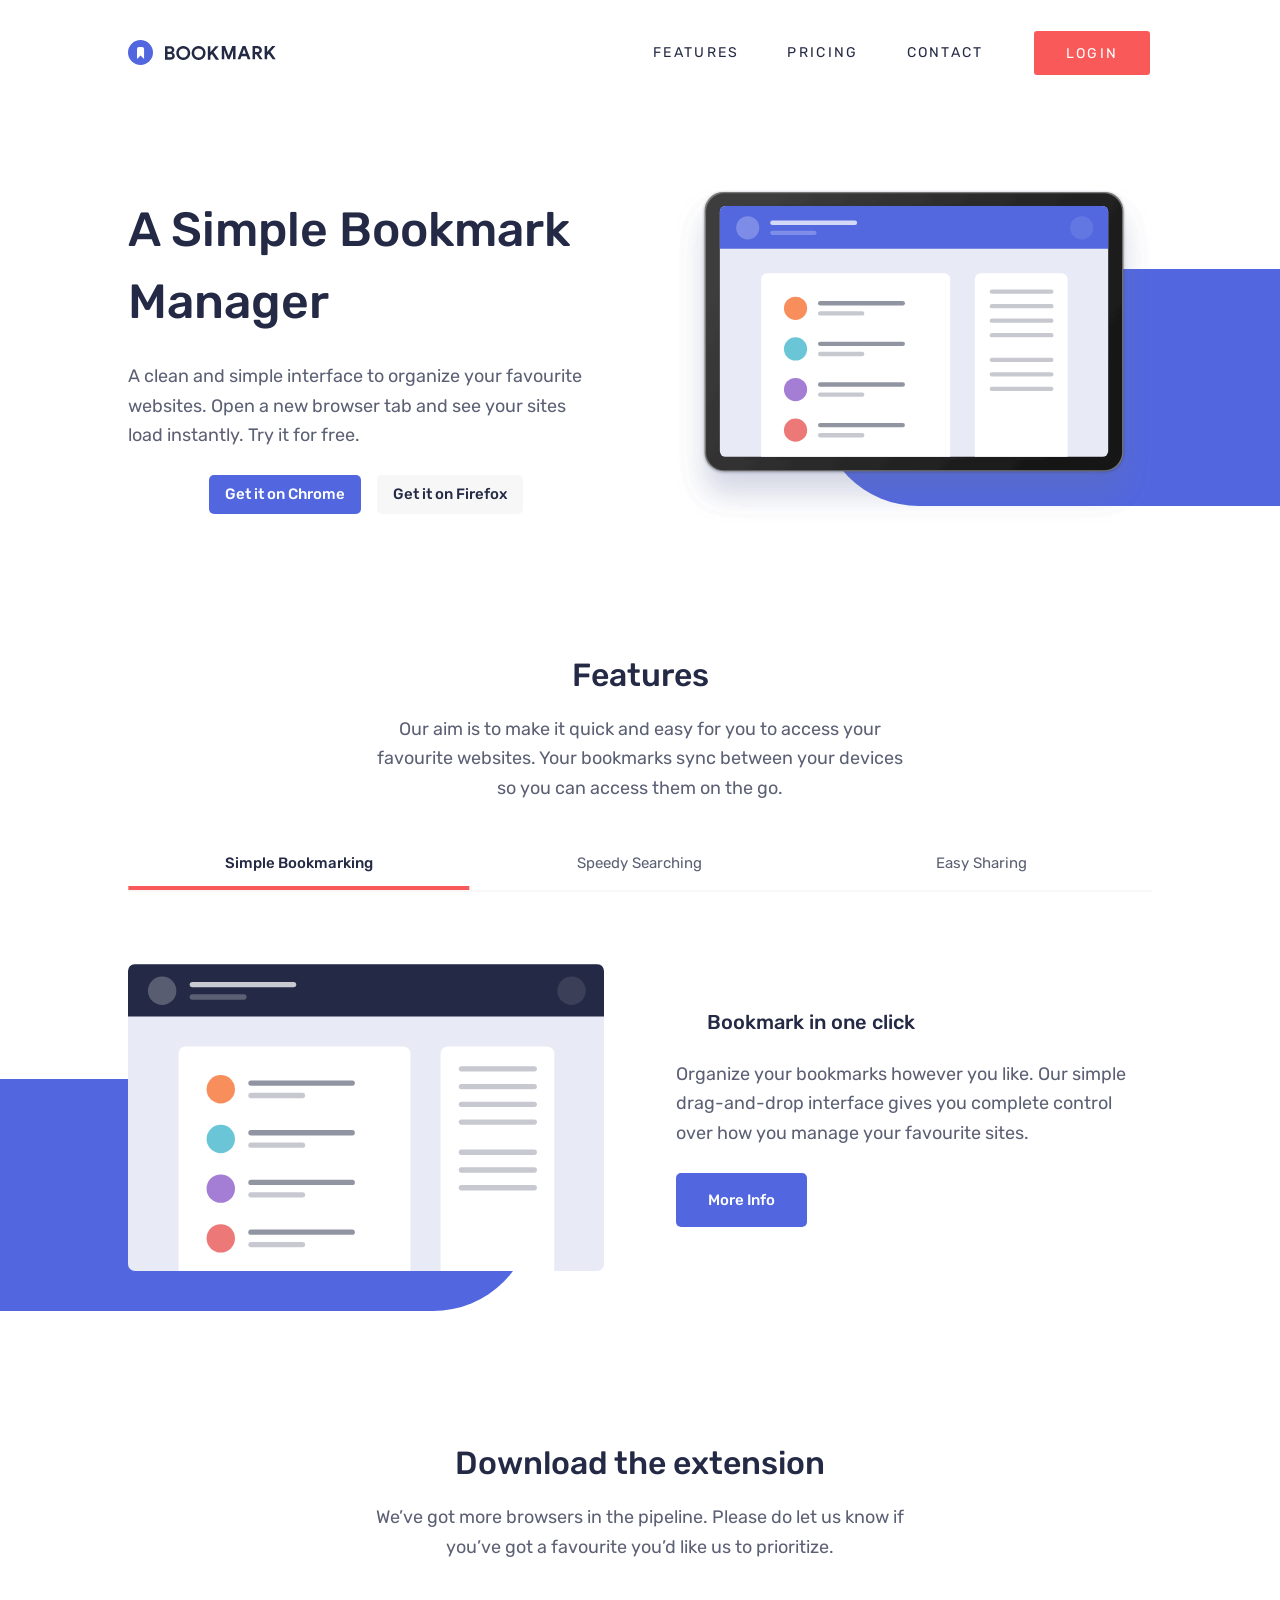
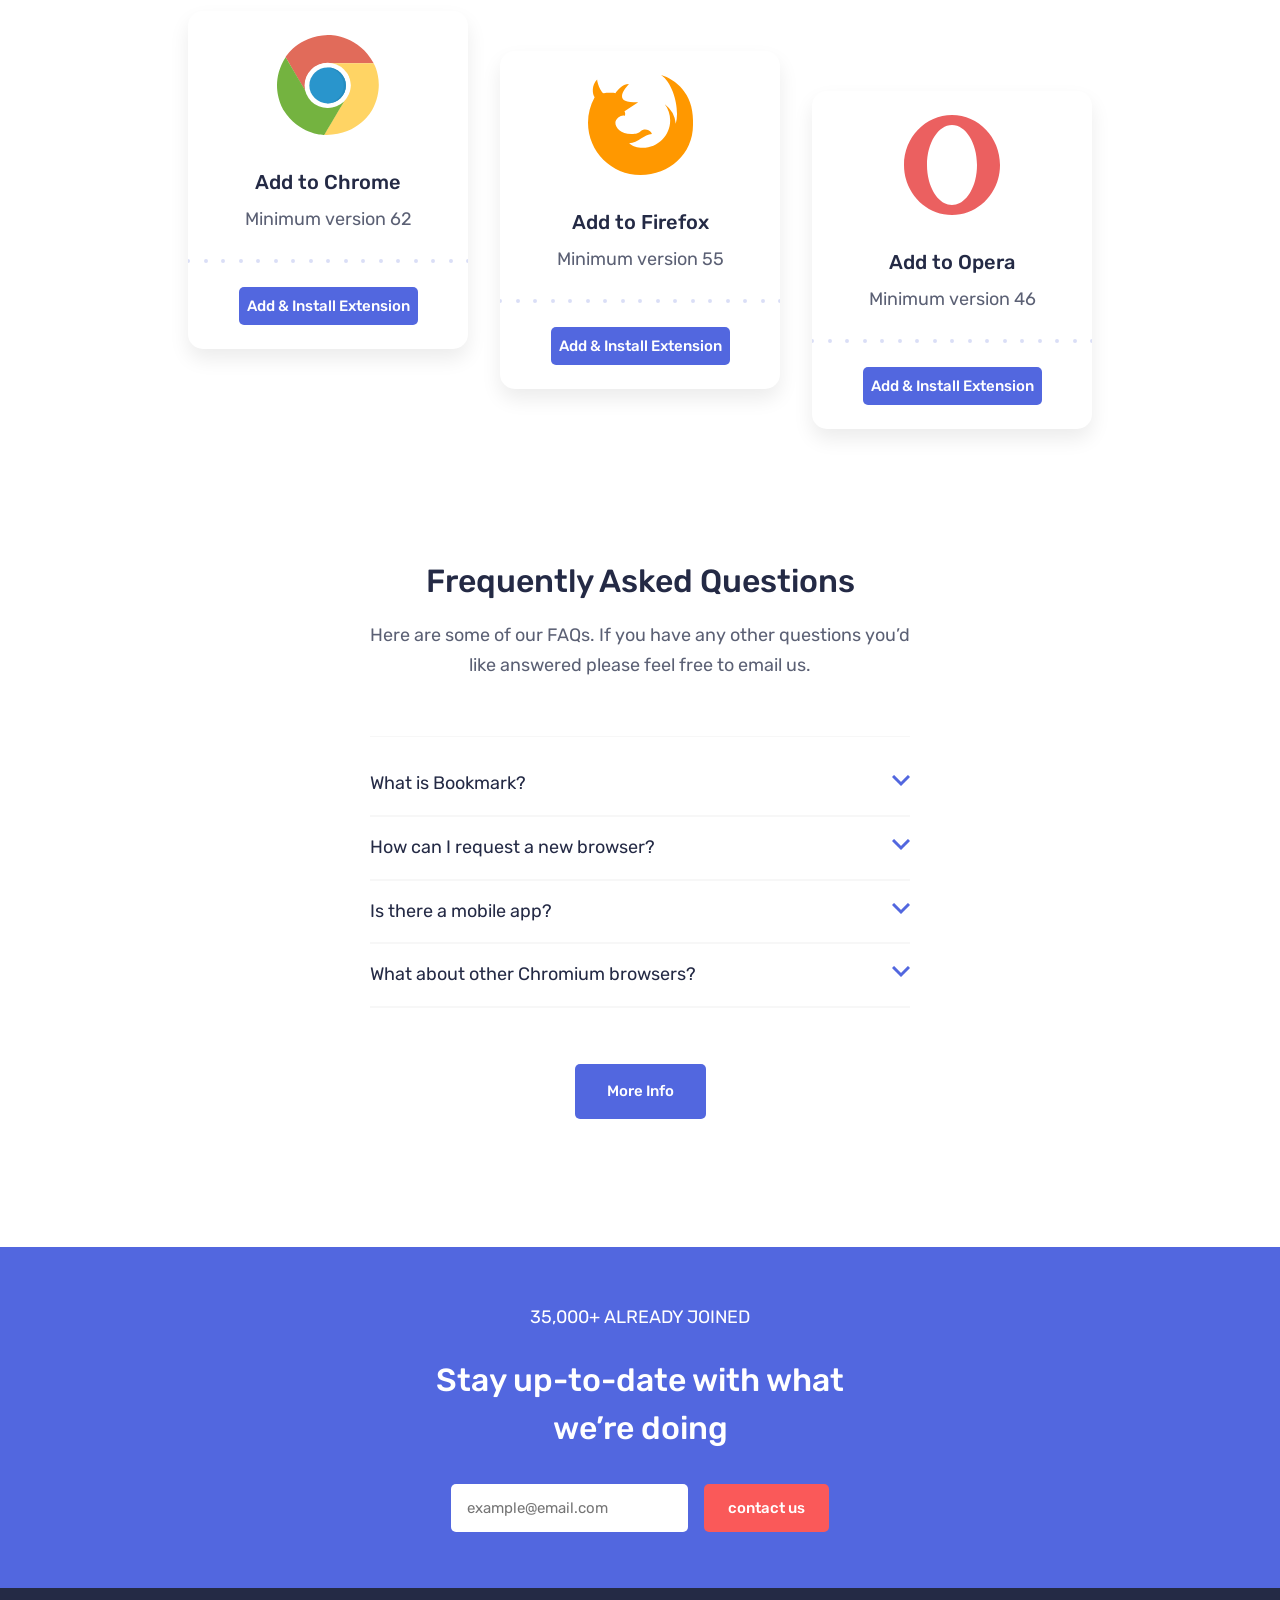
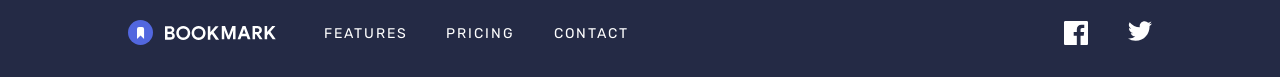
<file: index.html>
<!DOCTYPE html>
<html lang="en">
<head>
  <meta charset="UTF-8">
  <meta name="viewport" content="width=device-width, initial-scale=1.0"> <!-- displays site properly based on user's device -->

  <link rel="icon" type="image/png" sizes="32x32" href="./images/favicon-32x32.png">
  
  <title>Frontend Mentor | Bookmark landing page</title>

  <link rel="preconnect" href="https://fonts.googleapis.com">
  <link rel="preconnect" href="https://fonts.gstatic.com" crossorigin>
  <link href="https://fonts.googleapis.com/css2?family=Rubik:ital,wght@0,300..900;1,300..900&display=swap" rel="stylesheet">
  <link rel="stylesheet" href="css/style.css">

  <!-- Feel free to remove these styles or customise in your own stylesheet 👍 -->
  <style>
    .attribution { font-size: 0.6875rem; text-align: center; }
    .attribution a { color: hsl(228, 45%, 44%); }
  </style>
</head>
<body>
  <a href="#main" class="skip-link">Skip to main content</a>
  <svg style="display:none;">
    <symbol id="facebook-icon">
      <path fill="currentColor" fill-rule="evenodd" d="M22.675 0H1.325C.593 0 0 .593 0 1.325v21.351C0 23.407.593 24 1.325 24H12.82v-9.294H9.692v-3.622h3.128V8.413c0-3.1 1.893-4.788 4.659-4.788 1.325 0 2.463.099 2.795.143v3.24l-1.918.001c-1.504 0-1.795.715-1.795 1.763v2.313h3.587l-.467 3.622h-3.12V24h6.116c.73 0 1.323-.593 1.323-1.325V1.325C24 .593 23.407 0 22.675 0z"/>
    </symbol>
    <symbol id="twitter-icon">
      <path fill="currentColor" fill-rule="evenodd" d="M24 2.557a9.83 9.83 0 0 1-2.828.775A4.932 4.932 0 0 0 23.337.608a9.864 9.864 0 0 1-3.127 1.195A4.916 4.916 0 0 0 16.616.248c-3.179 0-5.515 2.966-4.797 6.045A13.978 13.978 0 0 1 1.671 1.149a4.93 4.93 0 0 0 1.523 6.574 4.903 4.903 0 0 1-2.229-.616c-.054 2.281 1.581 4.415 3.949 4.89a4.935 4.935 0 0 1-2.224.084 4.928 4.928 0 0 0 4.6 3.419A9.9 9.9 0 0 1 0 17.54a13.94 13.94 0 0 0 7.548 2.212c9.142 0 14.307-7.721 13.995-14.646A10.025 10.025 0 0 0 24 2.557z"/>
    </symbol>
    <symbol id="arrow-icon">
      <path fill="none" stroke="currentColor" stroke-width="3" d="M1 1l8 8 8-8"/>
    </symbol>
    <symbol id="bookmark-logo">
      <g fill="none" fill-rule="evenodd"><path d="M37 6.299h5.227c.746 0 1.434.155 2.062.466.629.311 1.123.735 1.484 1.27s.542 1.12.542 1.754c0 .672-.165 1.254-.495 1.746-.33.491-.762.868-1.297 1.129v.15c.697.248 1.25.643 1.661 1.185.41.541.616 1.191.616 1.95 0 .735-.196 1.385-.588 1.951a3.817 3.817 0 0 1-1.587 1.307c-.665.305-1.403.457-2.212.457H37V6.299zm5.04 5.45c.548 0 .986-.152 1.316-.457.33-.305.495-.688.495-1.148 0-.448-.159-.824-.476-1.13-.318-.304-.738-.457-1.26-.457H39.52v3.192h2.52zm.28 5.619c.61 0 1.086-.159 1.428-.476.342-.317.513-.731.513-1.241 0-.51-.174-.927-.522-1.251-.349-.324-.847-.485-1.494-.485H39.52v3.453h2.8zm12.927 2.595c-1.307 0-2.492-.308-3.556-.924a6.711 6.711 0 0 1-2.511-2.53c-.61-1.07-.915-2.246-.915-3.528 0-1.281.305-2.457.915-3.528a6.711 6.711 0 0 1 2.51-2.529C52.756 6.308 53.94 6 55.248 6c1.306 0 2.492.308 3.556.924a6.711 6.711 0 0 1 2.51 2.53c.61 1.07.915 2.246.915 3.527 0 1.282-.305 2.458-.915 3.528a6.711 6.711 0 0 1-2.51 2.53c-1.064.616-2.25.924-3.556.924zm0-2.39a4.52 4.52 0 0 0 2.258-.578 4.177 4.177 0 0 0 1.615-1.624c.392-.697.588-1.494.588-2.39 0-.896-.196-1.692-.588-2.389a4.177 4.177 0 0 0-1.615-1.624 4.52 4.52 0 0 0-2.258-.579 4.47 4.47 0 0 0-2.25.579 4.195 4.195 0 0 0-1.605 1.624c-.392.697-.588 1.493-.588 2.39 0 .895.196 1.692.588 2.389a4.195 4.195 0 0 0 1.605 1.624 4.47 4.47 0 0 0 2.25.578zm15.353 2.39c-1.307 0-2.492-.308-3.556-.924a6.711 6.711 0 0 1-2.51-2.53c-.61-1.07-.915-2.246-.915-3.528 0-1.281.305-2.457.914-3.528a6.711 6.711 0 0 1 2.511-2.529C68.108 6.308 69.294 6 70.6 6c1.307 0 2.492.308 3.556.924a6.711 6.711 0 0 1 2.51 2.53c.61 1.07.915 2.246.915 3.527 0 1.282-.305 2.458-.914 3.528a6.711 6.711 0 0 1-2.511 2.53c-1.064.616-2.25.924-3.556.924zm0-2.39a4.52 4.52 0 0 0 2.259-.578 4.177 4.177 0 0 0 1.614-1.624c.392-.697.588-1.494.588-2.39 0-.896-.196-1.692-.588-2.389a4.177 4.177 0 0 0-1.614-1.624 4.52 4.52 0 0 0-2.259-.579 4.47 4.47 0 0 0-2.25.579 4.195 4.195 0 0 0-1.605 1.624c-.392.697-.588 1.493-.588 2.39 0 .895.196 1.692.588 2.389a4.195 4.195 0 0 0 1.606 1.624 4.47 4.47 0 0 0 2.249.578zM79.83 6.3h2.52v5.73h.15l4.89-5.73h3.043v.149L85.6 11.973l5.338 7.542v.149h-3.08l-3.994-5.693-1.512 1.773v3.92h-2.52V6.299zM93.779 6h3.248l3.546 9.39h.15L104.268 6h3.267v13.365h-2.501v-6.589l.15-2.221h-.15l-3.398 8.81h-1.96l-3.416-8.81h-.149l.15 2.221v6.59h-2.483V6zm20.8 0h2.894l5.021 13.365h-2.781l-1.12-3.192h-5.115l-1.12 3.192h-2.781L114.579 6zm3.193 7.859l-1.176-3.36-.486-1.606h-.149l-.485 1.606-1.195 3.36h3.49zM124.553 6h4.872c.871 0 1.646.18 2.324.541.678.361 1.204.862 1.577 1.503.374.64.56 1.366.56 2.175 0 .858-.27 1.62-.812 2.286a4.617 4.617 0 0 1-2.044 1.447l-.018.13 3.584 5.134v.15h-2.894l-3.453-5.022h-1.176v5.021h-2.52V6zm4.853 6.03c.573 0 1.04-.175 1.4-.523.361-.349.542-.79.542-1.326 0-.51-.172-.945-.514-1.306-.342-.361-.806-.542-1.39-.542h-2.371v3.696h2.333zm7.23-6.03h2.52v5.73h.15l4.89-5.73h3.043v.15l-4.835 5.525 5.34 7.541v.15h-3.08l-3.996-5.694-1.512 1.773v3.92h-2.52V6z" fill="#242A45" fill-rule="nonzero"/><g><circle fill="#5267DF" cx="12.5" cy="12.5" r="12.5"/><path d="M9 9v10l3.54-3.44L16.078 19V9a2 2 0 0 0-2-2H11a2 2 0 0 0-2 2z" fill="#FFF"/></g></g>
    </symbol>
  </svg>
  <div class="overlay"></div>
  <header class="header">
    <div class="container header__container">
       <div class="header__bar">
          <img src="./images/logo-bookmark.svg" alt="Bookmark logo">
          <button class="header__toggle" aria-label="Open navigation menu" aria-expanded="false" aria-controls="main-nav">
            <img src="./images/icon-hamburger.svg" alt="">
          </button>
       </div>
      
      <nav id="main-nav" class="nav" aria-hidden="true" aria-label="Primary navigation">
        <div class="nav__bar">
          <svg width="148" height="25" xmlns="http://www.w3.org/2000/svg"><g fill="none" fill-rule="evenodd"><path d="M37 6.299h5.227c.746 0 1.434.155 2.062.466.629.311 1.123.735 1.484 1.27s.542 1.12.542 1.754c0 .672-.165 1.254-.495 1.746-.33.491-.762.868-1.297 1.129v.15c.697.248 1.25.643 1.661 1.185.41.541.616 1.191.616 1.95 0 .735-.196 1.385-.588 1.951a3.817 3.817 0 0 1-1.587 1.307c-.665.305-1.403.457-2.212.457H37V6.299zm5.04 5.45c.548 0 .986-.152 1.316-.457.33-.305.495-.688.495-1.148 0-.448-.159-.824-.476-1.13-.318-.304-.738-.457-1.26-.457H39.52v3.192h2.52zm.28 5.619c.61 0 1.086-.159 1.428-.476.342-.317.513-.731.513-1.241 0-.51-.174-.927-.522-1.251-.349-.324-.847-.485-1.494-.485H39.52v3.453h2.8zm12.927 2.595c-1.307 0-2.492-.308-3.556-.924a6.711 6.711 0 0 1-2.511-2.53c-.61-1.07-.915-2.246-.915-3.528 0-1.281.305-2.457.915-3.528a6.711 6.711 0 0 1 2.51-2.529C52.756 6.308 53.94 6 55.248 6c1.306 0 2.492.308 3.556.924a6.711 6.711 0 0 1 2.51 2.53c.61 1.07.915 2.246.915 3.527 0 1.282-.305 2.458-.915 3.528a6.711 6.711 0 0 1-2.51 2.53c-1.064.616-2.25.924-3.556.924zm0-2.39a4.52 4.52 0 0 0 2.258-.578 4.177 4.177 0 0 0 1.615-1.624c.392-.697.588-1.494.588-2.39 0-.896-.196-1.692-.588-2.389a4.177 4.177 0 0 0-1.615-1.624 4.52 4.52 0 0 0-2.258-.579 4.47 4.47 0 0 0-2.25.579 4.195 4.195 0 0 0-1.605 1.624c-.392.697-.588 1.493-.588 2.39 0 .895.196 1.692.588 2.389a4.195 4.195 0 0 0 1.605 1.624 4.47 4.47 0 0 0 2.25.578zm15.353 2.39c-1.307 0-2.492-.308-3.556-.924a6.711 6.711 0 0 1-2.51-2.53c-.61-1.07-.915-2.246-.915-3.528 0-1.281.305-2.457.914-3.528a6.711 6.711 0 0 1 2.511-2.529C68.108 6.308 69.294 6 70.6 6c1.307 0 2.492.308 3.556.924a6.711 6.711 0 0 1 2.51 2.53c.61 1.07.915 2.246.915 3.527 0 1.282-.305 2.458-.914 3.528a6.711 6.711 0 0 1-2.511 2.53c-1.064.616-2.25.924-3.556.924zm0-2.39a4.52 4.52 0 0 0 2.259-.578 4.177 4.177 0 0 0 1.614-1.624c.392-.697.588-1.494.588-2.39 0-.896-.196-1.692-.588-2.389a4.177 4.177 0 0 0-1.614-1.624 4.52 4.52 0 0 0-2.259-.579 4.47 4.47 0 0 0-2.25.579 4.195 4.195 0 0 0-1.605 1.624c-.392.697-.588 1.493-.588 2.39 0 .895.196 1.692.588 2.389a4.195 4.195 0 0 0 1.606 1.624 4.47 4.47 0 0 0 2.249.578zM79.83 6.3h2.52v5.73h.15l4.89-5.73h3.043v.149L85.6 11.973l5.338 7.542v.149h-3.08l-3.994-5.693-1.512 1.773v3.92h-2.52V6.299zM93.779 6h3.248l3.546 9.39h.15L104.268 6h3.267v13.365h-2.501v-6.589l.15-2.221h-.15l-3.398 8.81h-1.96l-3.416-8.81h-.149l.15 2.221v6.59h-2.483V6zm20.8 0h2.894l5.021 13.365h-2.781l-1.12-3.192h-5.115l-1.12 3.192h-2.781L114.579 6zm3.193 7.859l-1.176-3.36-.486-1.606h-.149l-.485 1.606-1.195 3.36h3.49zM124.553 6h4.872c.871 0 1.646.18 2.324.541.678.361 1.204.862 1.577 1.503.374.64.56 1.366.56 2.175 0 .858-.27 1.62-.812 2.286a4.617 4.617 0 0 1-2.044 1.447l-.018.13 3.584 5.134v.15h-2.894l-3.453-5.022h-1.176v5.021h-2.52V6zm4.853 6.03c.573 0 1.04-.175 1.4-.523.361-.349.542-.79.542-1.326 0-.51-.172-.945-.514-1.306-.342-.361-.806-.542-1.39-.542h-2.371v3.696h2.333zm7.23-6.03h2.52v5.73h.15l4.89-5.73h3.043v.15l-4.835 5.525 5.34 7.541v.15h-3.08l-3.996-5.694-1.512 1.773v3.92h-2.52V6z" fill=white fill-rule="nonzero"/><g><circle fill="white" cx="12.5" cy="12.5" r="12.5"/><path d="M9 9v10l3.54-3.44L16.078 19V9a2 2 0 0 0-2-2H11a2 2 0 0 0-2 2z" fill="#242A45"/></g></g></svg>
          <button class="nav__close" aria-label="Close Navigation Menu">
            <img src="./images/icon-close.svg" alt="" >  
          </button>
        </div>  
        <ul class="nav__list">
          <li class="nav__item">
            <a class="nav__link" href="#">Features </a>
          </li>
          <li class="nav__item">
            <a class="nav__link" href="#">Pricing</a>
          </li>
          <li class="nav__item">
            <a class="nav__link" href="#">Contact</a>
          </li>
        </ul>

        <a href="#" class="nav__login">Login</a>
        <div class="nav__social">
            <a href="#"><img src="./images/icon-facebook.svg" alt = "Facebook link"></a>
            <a href="#"><img src="./images/icon-twitter.svg"  alt = "Twitter link"></a>
        </div>
      </nav>
    </div>
  </header>
  <main id="main">
     <section class="hero container">
        <div class="hero__image">
           <img src="./images/illustration-hero.svg" alt="Illustration of bookmark manager dashboard">
        </div>
        <div class="hero__content">
           <h1 class="hero__title">  A Simple Bookmark Manager </h1>
           <p  class="hero__desc">  A clean and simple interface to organize your favourite websites. Open a new browser tab and see your sites load instantly. Try it for free.</p>
           <div class="hero__buttons">
             <a href="#" class="btn btn--primary btn--medium"> Get it on Chrome </a>
             <a href="#" class="btn btn--secondary btn--medium">  Get it on Firefox</a>
           </div>
        </div>
     </section>
     <section class="feature container">
      <div class="feature__header">
         <h2>  Features</h2>
         <p> Our aim is to make it quick and easy for you to access your favourite websites. 
            Your bookmarks sync between your devices so you can access them on the go.</p>
      </div>
       
      <div class="feature__tabs" role="tablist">
             
              <button class="feature__tab-btn active" 
                      data-tab="tab1"
                      role="tab"
                      id="tab-btn-1"
                      aria-controls="tab1"
                      aria-selected="true"
                      tabindex="0"> Simple Bookmarking 
              </button>
              <button class="feature__tab-btn" 
                      data-tab="tab2"
                      role="tab"
                      id="tab-btn-2"
                      aria-controls="tab2"
                      aria-selected="false"
                      tabindex="-1"> Speedy Searching
              </button>
              <button class="feature__tab-btn" 
                      data-tab="tab3"
                      role="tab"
                      id="tab-btn-3"
                      aria-controls="tab3"
                      aria-selected="false"
                      tabindex="-1">Easy Sharing
              </button>
      </div>
          
      <div class="feature__tab-panel active" id="tab1"  role="tabpanel" aria-labelledby="tab-btn-1" aria-hidden="false">
        <div class="feature__image">
          <img src="./images/illustration-features-tab-1.svg" alt="Illustration of bookmark organization">
        </div>
        <div class="feature__tab-content">
              <h3> Bookmark in one click</h3>
              <p>  Organize your bookmarks however you like. Our simple drag-and-drop interface 
                  gives you complete control over how you manage your favourite sites.
              </p>
              <a href="#" class="btn btn--primary btn--small"> More Info</a> 
        </div>
      </div>

      <div class="feature__tab-panel hidden" id="tab2" role="tabpanel" aria-labelledby="tab-btn-2" aria-hidden="true">
        <div class="feature__image">
          <img src="./images/illustration-features-tab-2.svg" alt="Illustration of Bookmark Intelligent Search">
        </div>
        <div class="feature__tab-content">
              <h3>   Intelligent search </h3>
              <p>   Our powerful search feature will help you find saved sites in no time at all. 
                    No need to trawl through all of your bookmarks.
              </p>
             <a href="#"  class="btn btn--primary btn--small">More Info</a> 
        </div>
      </div>

      <div class="feature__tab-panel hidden" id="tab3" role="tabpanel" aria-labelledby="tab-btn-3" aria-hidden="true">
        <div class="feature__image">
            <img src="./images/illustration-features-tab-3.svg" alt="Illustration of sharing bookmarks">
        </div>
        <div class="feature__tab-content">
              <h3> Share your bookmarks </h3>
              <p>  Easily share your bookmarks and collections with others. Create a shareable 
                   link that you can send at the click of a button.
              </p>
             <a href="#"  class="btn btn--primary btn--small">More Info</a> 
        </div>
      </div>
     </section>
     <section class="download container">
        <div class="download__content">
           <h2>  Download the extension</h2>
           <p>We’ve got more browsers in the pipeline. Please do let us know if you’ve 
             got a favourite you’d like us to prioritize.</p>
        </div>
        <div class="download__cards">
          <article class="download__card">
            <div class="download__card-content">
              <img src="./images/logo-chrome.svg" alt = "Chrome logo">
              <div class="download__card-title">
                <h3>  Add to Chrome</h3>
                <p>  Minimum version 62</p>
              </div>
            </div>
            <img src="./images/bg-dots.svg" alt="">
            <a href="#" class="btn btn--primary btn--large ">Add & Install Extension</a>
          </article>

          <article class="download__card">
            <div class="download__card-content">
              <img src="./images/logo-firefox.svg" alt =" FireFox logo">
               <div class="download__card-title">
                <h3>  Add to Firefox</h3>
                <p>  Minimum version 55</p>
               </div>
            </div>
            <img src="./images/bg-dots.svg" alt="">
            <a href="#" class="btn btn--primary btn--large ">Add & Install Extension</a>
          </article>

          <article class="download__card">
            <div class="download__card-content">
              <img src="./images/logo-opera.svg" alt="Opera logo">
              <div class="download__card-title">
                <h3> Add to Opera </h3>
                <p>    Minimum version 46 </p>
              </div>
            </div>
            <img src="./images/bg-dots.svg" alt="">
            <a href="#" class="btn btn--primary btn--large ">Add & Install Extension</a>
          </article>


        </div>

     </section>
     <section class="faqs">
      <div class="container faqs__container">
        <div class="faqs__header">
          <h2>Frequently Asked Questions</h2>
          <p>  Here are some of our FAQs. If you have any other questions you’d like 
                answered please feel free to email us.</p>
        </div>
        <div class="faqs__content">
          <div class="faqs__item">
            <button class="faqs__questions" id="faq-question-1" aria-expanded="false" aria-controls="faq-answer-1">  What is Bookmark?
              <svg class="faq__arrow" >
                 <use href="#arrow-icon"></use>
              </svg>
              
            </button>
            <div class="faqs__answer" id="faq-answer-1" role="region" aria-labelledby="faq-question-1">
              <p>Lorem ipsum dolor sit amet, consectetur adipiscing elit. Fusce tincidunt 
                  justo eget ultricies fringilla. Phasellus blandit ipsum quis quam ornare mattis.
                </p>
            </div>
          </div>

          <div class="faqs__item">
            <button class="faqs__questions" id="faq-question-2" aria-expanded="false" aria-controls="faq-answer-2"> How can I request a new browser?
              <svg class="faq__arrow" >
                 <use href="#arrow-icon"></use>
              </svg>
            </button>
            <div class="faqs__answer" id="faq-answer-2" role="region" aria-labelledby="faq-question-2">
              <p>Vivamus luctus eros aliquet convallis ultricies. Mauris augue massa, ultricies non ligula. 
                  Suspendisse imperdiet. Vivamus luctus eros aliquet convallis ultricies. Mauris augue massa, 
                  ultricies non ligula. Suspendisse imperdie tVivamus luctus eros aliquet convallis ultricies. 
              </p>
            </div>
          </div>
  
          <div class="faqs__item">
            <button class="faqs__questions" id="faq-question-3" aria-expanded="false" aria-controls="faq-answer-3"> Is there a mobile app?
             <svg class="faq__arrow" >
                 <use href="#arrow-icon"></use>
              </svg>
            </button>
            <div class="faqs__answer" id="faq-answer-3" role="region"  aria-labelledby="faq-question-3">
              <p>Sed consectetur quam id neque fermentum accumsan. Praesent luctus vestibulum dolor, ut condimentum 
                  urna vulputate eget. Cras in ligula quis est pharetra mattis sit amet pharetra purus. Sed 
                  sollicitudin ex et ultricies bibendum.
                </p>
            </div>
          </div>

          <div class="faqs__item">
            <button class="faqs__questions" id="faq-question-4" aria-expanded="false" aria-controls="faq-answer-4"> What about other Chromium browsers?
              <svg class="faq__arrow" >
                 <use href="#arrow-icon"></use>
              </svg>
            </button>
            <div class="faqs__answer"id="faq-answer-4" role="region" aria-labelledby="faq-question-4">
              <p> Integer condimentum ipsum id imperdiet finibus. Vivamus in placerat mi, at euismod dui. Aliquam 
                  vitae neque eget nisl gravida pellentesque non ut velit.
                </p>
            </div>
          </div>
        </div>
        <button class="btn btn--primary btn--small">More Info</button>
      </div>

     </section>
     <section class="cta">
       <div class="cta__wrapper container">
        <div class="cta__header">
            <p class="uppercase"> 35,000+ already joined</p>
            <h2>Stay up-to-date with what we’re doing</h2>
        </div>
        <form class="cta__form" novalidate>
            <div class="cta__input">
              <input class="cta__input-email" type="email" id="email" name="email" placeholder="example@email.com"  aria-describedby="email-error">
              <img class="cta__error-icon" src="./images/icon-error.svg" alt="">
              <p class="error" id="email-error" aria-hidden="true">  Whoops, make sure it’s an email</p>
            </div>
            <button type="submit" class="btn btn--accent"> contact us</button>
        </form>
      </div>
     </section>
  </main>
  <footer class="footer">
      <div class="container footer__container">
        <svg width="148" height="25" xmlns="http://www.w3.org/2000/svg"><g fill="none" fill-rule="evenodd"><path d="M37 6.299h5.227c.746 0 1.434.155 2.062.466.629.311 1.123.735 1.484 1.27s.542 1.12.542 1.754c0 .672-.165 1.254-.495 1.746-.33.491-.762.868-1.297 1.129v.15c.697.248 1.25.643 1.661 1.185.41.541.616 1.191.616 1.95 0 .735-.196 1.385-.588 1.951a3.817 3.817 0 0 1-1.587 1.307c-.665.305-1.403.457-2.212.457H37V6.299zm5.04 5.45c.548 0 .986-.152 1.316-.457.33-.305.495-.688.495-1.148 0-.448-.159-.824-.476-1.13-.318-.304-.738-.457-1.26-.457H39.52v3.192h2.52zm.28 5.619c.61 0 1.086-.159 1.428-.476.342-.317.513-.731.513-1.241 0-.51-.174-.927-.522-1.251-.349-.324-.847-.485-1.494-.485H39.52v3.453h2.8zm12.927 2.595c-1.307 0-2.492-.308-3.556-.924a6.711 6.711 0 0 1-2.511-2.53c-.61-1.07-.915-2.246-.915-3.528 0-1.281.305-2.457.915-3.528a6.711 6.711 0 0 1 2.51-2.529C52.756 6.308 53.94 6 55.248 6c1.306 0 2.492.308 3.556.924a6.711 6.711 0 0 1 2.51 2.53c.61 1.07.915 2.246.915 3.527 0 1.282-.305 2.458-.915 3.528a6.711 6.711 0 0 1-2.51 2.53c-1.064.616-2.25.924-3.556.924zm0-2.39a4.52 4.52 0 0 0 2.258-.578 4.177 4.177 0 0 0 1.615-1.624c.392-.697.588-1.494.588-2.39 0-.896-.196-1.692-.588-2.389a4.177 4.177 0 0 0-1.615-1.624 4.52 4.52 0 0 0-2.258-.579 4.47 4.47 0 0 0-2.25.579 4.195 4.195 0 0 0-1.605 1.624c-.392.697-.588 1.493-.588 2.39 0 .895.196 1.692.588 2.389a4.195 4.195 0 0 0 1.605 1.624 4.47 4.47 0 0 0 2.25.578zm15.353 2.39c-1.307 0-2.492-.308-3.556-.924a6.711 6.711 0 0 1-2.51-2.53c-.61-1.07-.915-2.246-.915-3.528 0-1.281.305-2.457.914-3.528a6.711 6.711 0 0 1 2.511-2.529C68.108 6.308 69.294 6 70.6 6c1.307 0 2.492.308 3.556.924a6.711 6.711 0 0 1 2.51 2.53c.61 1.07.915 2.246.915 3.527 0 1.282-.305 2.458-.914 3.528a6.711 6.711 0 0 1-2.511 2.53c-1.064.616-2.25.924-3.556.924zm0-2.39a4.52 4.52 0 0 0 2.259-.578 4.177 4.177 0 0 0 1.614-1.624c.392-.697.588-1.494.588-2.39 0-.896-.196-1.692-.588-2.389a4.177 4.177 0 0 0-1.614-1.624 4.52 4.52 0 0 0-2.259-.579 4.47 4.47 0 0 0-2.25.579 4.195 4.195 0 0 0-1.605 1.624c-.392.697-.588 1.493-.588 2.39 0 .895.196 1.692.588 2.389a4.195 4.195 0 0 0 1.606 1.624 4.47 4.47 0 0 0 2.249.578zM79.83 6.3h2.52v5.73h.15l4.89-5.73h3.043v.149L85.6 11.973l5.338 7.542v.149h-3.08l-3.994-5.693-1.512 1.773v3.92h-2.52V6.299zM93.779 6h3.248l3.546 9.39h.15L104.268 6h3.267v13.365h-2.501v-6.589l.15-2.221h-.15l-3.398 8.81h-1.96l-3.416-8.81h-.149l.15 2.221v6.59h-2.483V6zm20.8 0h2.894l5.021 13.365h-2.781l-1.12-3.192h-5.115l-1.12 3.192h-2.781L114.579 6zm3.193 7.859l-1.176-3.36-.486-1.606h-.149l-.485 1.606-1.195 3.36h3.49zM124.553 6h4.872c.871 0 1.646.18 2.324.541.678.361 1.204.862 1.577 1.503.374.64.56 1.366.56 2.175 0 .858-.27 1.62-.812 2.286a4.617 4.617 0 0 1-2.044 1.447l-.018.13 3.584 5.134v.15h-2.894l-3.453-5.022h-1.176v5.021h-2.52V6zm4.853 6.03c.573 0 1.04-.175 1.4-.523.361-.349.542-.79.542-1.326 0-.51-.172-.945-.514-1.306-.342-.361-.806-.542-1.39-.542h-2.371v3.696h2.333zm7.23-6.03h2.52v5.73h.15l4.89-5.73h3.043v.15l-4.835 5.525 5.34 7.541v.15h-3.08l-3.996-5.694-1.512 1.773v3.92h-2.52V6z" fill="#FFF" fill-rule="nonzero"/><g><circle fill="#5267DF" cx="12.5" cy="12.5" r="12.5"/><path d="M9 9v10l3.54-3.44L16.078 19V9a2 2 0 0 0-2-2H11a2 2 0 0 0-2 2z" fill="#FFF"/></g></g></svg>
        <nav class="footer__nav" aria-label="Footer navigation">
            <ul class="footer__list">
              <li class="footer__item">
                <a class="footer__link" href="#"> Features </a>
              </li>
              <li class="footer__item">
                <a class="footer__link" href="#"> Pricing </a>
              </li>
              <li class="footer__item">
                <a class="footer__link" href="#">Contact </a>
              </li>
            </ul>
        </nav>
        <div class="footer__social">
          <a href="#"  aria-label="Visit our Facebook page">
            <svg class="social-icon">
              <use href="#facebook-icon"></use>
            </svg>
          </a>
          <a href="#"  aria-label="Visit our Twitter page">
            <svg class="social-icon">
              <use href="#twitter-icon"></use>
            </svg>
          </a>
        </div>
      </div>
 
  </footer>
<script src="main.js" defer></script>
</body>
</html>
</file>
<file: css/style.css>
*, *::after, *::before {
  margin: 0;
  padding: 0;
  box-sizing: border-box;
}

img {
  display: block;
  max-width: 100%;
  height: auto;
}

button,
input,
textarea,
select {
  font: inherit;
}

html, body {
  font-family: "Rubik", sans-serif;
  overflow-x: hidden;
}

html.menu-open,
body.menu-open {
  overflow: hidden;
  height: 100vh;
}

body {
  font-family: "Rubik", sans-serif;
  font-size: 1rem;
  line-height: 1.5;
}

h1,
h2,
h3 {
  color: #242A45;
  font-weight: 500;
  text-align: center;
}

h1 {
  font-size: clamp(1.875rem, 5vw, 3rem);
}
@media (min-width: 64rem) {
  h1 {
    text-align: left;
  }
}

h2 {
  font-size: clamp(1.875rem, 5vw, 2rem);
}

h3 {
  font-size: 1.5rem;
}
@media (min-width: 48rem) {
  h3 {
    font-size: 1.25rem;
  }
}

p {
  color: #5B6074;
  font-size: clamp(0.9375rem, 3vw, 1.125rem);
  line-height: 165%;
  text-align: center;
}

.uppercase {
  text-transform: uppercase;
}

section:not(:first-child) {
  margin-block-start: 8rem;
}

.skip-link {
  position: absolute;
  top: -100%;
  left: 1rem;
  z-index: 9999;
  background-color: #5267DF;
  color: #FFFFFF;
  padding: 1rem 1.5rem;
  border-radius: 0.9375rem;
  font-weight: 500;
  text-decoration: none;
}
.skip-link:focus {
  top: 1rem;
}

.nav {
  width: 100%;
  height: 100vh;
  padding-inline: clamp(2rem, 10vw, 5rem);
  padding-block: 3rem;
  display: flex;
  flex-direction: column;
  justify-content: center;
  align-items: center;
  /* mobile */
  position: fixed;
  inset: 0;
  z-index: 200;
  transform: translateY(-100%);
  opacity: 0;
  visibility: hidden;
  pointer-events: none;
  transition: transform 0.3s ease, opacity 0.3s ease;
  will-change: transform, opacity;
}
@media (min-width: 64rem) {
  .nav {
    position: static;
    transform: none;
    opacity: 1;
    visibility: visible;
    pointer-events: all;
    background: none;
    padding: 0;
    height: auto;
    width: auto;
    color: #242A45;
    display: flex;
    flex-direction: row;
    justify-content: center;
    align-items: center;
  }
}

/* open */
.nav.is-open {
  transform: translateY(0);
  opacity: 1;
  visibility: visible;
  pointer-events: all;
}

.nav__bar {
  display: flex;
  flex-direction: row;
  justify-content: space-between;
  align-items: center;
  width: 100%;
  padding-block-end: 2.5rem;
}
@media (min-width: 64rem) {
  .nav__bar {
    display: none;
  }
}

.nav__close {
  border: none;
  background: none;
  cursor: pointer;
}

.nav__list {
  width: 100%;
}
@media (min-width: 64rem) {
  .nav__list {
    display: flex;
    flex-direction: row;
    justify-content: center;
    align-items: center;
    gap: 3rem;
  }
}

.nav__item {
  display: flex;
  flex-direction: column;
  justify-content: center;
  align-items: center;
  width: 100%;
  border-top: 1px solid #5B6074;
  padding-block: clamp(1.5rem, 5vw, 2rem);
}
@media (min-width: 64rem) {
  .nav__item {
    border: none;
  }
}

.nav__item:last-child {
  border-bottom: 1px solid #5B6074;
}
@media (min-width: 64rem) {
  .nav__item:last-child {
    border: none;
  }
}

.nav__link {
  color: #FFFFFF;
  font-size: 1.25rem;
  letter-spacing: 2.3px;
  text-transform: uppercase;
  text-align: center;
  text-decoration: none;
  font-weight: 400;
}
@media (min-width: 64rem) {
  .nav__link {
    border: none;
    padding: 0;
    font-size: 0.875rem;
    line-height: 200%;
    font-weight: 400;
    color: #242A45;
  }
  .nav__link:hover {
    color: #FA5959;
  }
}

.nav__login {
  display: flex;
  flex-direction: row;
  justify-content: center;
  align-items: center;
  width: 100%;
  color: #FFFFFF;
  border: 2px solid #FFFFFF;
  height: 3rem;
  border-radius: 0.3125rem;
  text-transform: uppercase;
  text-decoration: none;
  font-size: 1.25rem;
  letter-spacing: 2.3px;
  font-weight: 500;
  margin-block-start: clamp(1.5rem, 5vw, 2rem);
}
@media (min-width: 64rem) {
  .nav__login {
    padding: 0.5rem 2rem;
    background-color: #FA5959;
    font-weight: 400;
    font-size: 0.875rem;
    margin-block-start: 0;
    margin-inline-start: 3rem;
  }
  .nav__login:hover {
    border-color: #FA5959;
    background-color: #FFFFFF;
    color: #FA5959;
  }
}

.nav__social {
  display: flex;
  flex-direction: row;
  justify-content: center;
  align-items: center;
  gap: 2.5rem;
  margin-top: auto;
}
@media (min-width: 64rem) {
  .nav__social {
    display: none;
  }
}

.overlay-active {
  position: fixed;
  inset: 0;
  background-color: rgba(36, 42, 69, 0.9);
  pointer-events: none;
  transition: opacity 0.3s ease;
  z-index: 100;
  opacity: 1;
  visibility: visible;
  pointer-events: auto;
}

/* active state */
.btn {
  display: inline-flex;
  border-radius: 0.3125rem;
  border: none;
  background: none;
  cursor: pointer;
  font-family: inherit;
  font-size: 0.9375rem;
  font-weight: 500;
  transition: all 0.3s ease;
  text-decoration: none;
  white-space: nowrap;
}

.btn--primary {
  background-color: #5267DF;
  color: #FFFFFF;
}

.btn--primary:hover {
  background-color: #FFFFFF;
  color: #5267DF;
  border: 1px solid #5267DF;
}

.btn--secondary {
  background-color: #F7F7F7;
  color: #242A45;
}

.btn--secondary:hover {
  background-color: #FFFFFF;
  color: #5B6074;
  border: 1px solid #5B6074;
}

.btn--accent {
  background-color: #FA5959;
  color: #FFFFFF;
}

.btn--accent:hover {
  background-color: #FFFFFF;
  color: #FA5959;
  border: 1px solid #FA5959;
}

.btn:focus {
  outline: 1px solid #5267DF;
  outline-offset: 2px;
}

.btn--small {
  padding: 1rem 2rem;
}

.btn--medium {
  padding: 0.5rem 1rem;
}

.btn--large {
  padding: 0.5rem 2rem;
}
@media (min-width: 48rem) {
  .btn--large {
    padding-inline: 0.5rem;
  }
}

.feature__tab-btn {
  position: relative;
  display: block;
  width: 100%;
  background: transparent;
  border: none;
  border-bottom: 0.125rem solid #F7F7F7;
  color: #5B6074;
  font-size: 0.9375rem;
  font-weight: 400;
  line-height: 1.5;
  padding: 1rem 0;
  cursor: pointer;
}

.feature__tab-btn:hover,
.feature__tab-btn.active {
  font-weight: 500;
  color: #242A45;
}

.feature__tab-btn::after {
  content: "";
  position: absolute;
  left: 50%;
  bottom: 0;
  transform: translateX(-50%);
  width: 0;
  height: 0.25rem;
  background-color: #FA5959;
  transition: width 0.3s ease;
}

.feature__tab-btn:hover::after,
.feature__tab-btn.active::after {
  width: 40%;
}
@media (min-width: 48rem) {
  .feature__tab-btn:hover::after,
  .feature__tab-btn.active::after {
    width: 100%;
  }
}

.download__card {
  display: flex;
  flex-direction: column;
  justify-content: center;
  align-items: center;
  padding-block: 2rem;
  gap: 1.5rem;
  border-radius: 0.9375rem;
  box-shadow: 0 10px 20px rgba(0, 0, 0, 0.08);
}
@media (min-width: 48rem) {
  .download__card {
    padding-block: 1.5rem;
  }
}

.download__card-content {
  display: flex;
  flex-direction: column;
  justify-content: center;
  align-items: center;
  gap: 2rem;
}

.download__card-title h3 {
  padding-block-end: 0.5rem;
}

@media (min-width: 64rem) {
  .download__card:nth-child(2) {
    margin-block-start: 2.5rem;
  }
}

@media (min-width: 64rem) {
  .download__card:nth-child(3) {
    margin-block-start: 5rem;
  }
}

.header__bar {
  display: flex;
  flex-direction: row;
  justify-content: space-between;
  align-items: center;
  width: 100%;
  margin-block: 2.5rem;
}

.header__toggle {
  border: none;
  background: none;
  cursor: pointer;
}
@media (min-width: 64rem) {
  .header__toggle {
    display: none;
  }
}

@media (min-width: 64rem) {
  .header__container {
    display: flex;
    flex-direction: row;
    justify-content: space-between;
    align-items: center;
  }
}
.hero {
  display: flex;
  flex-direction: column;
  justify-content: center;
  align-items: center;
  gap: clamp(3rem, 10vw, 4.5rem);
}
@media (min-width: 64rem) {
  .hero {
    margin-block-start: 5rem;
    display: grid;
    grid-template-columns: 1fr 1fr;
    grid-template-areas: "content image";
  }
}

.hero__image {
  display: flex;
  flex-direction: row;
  justify-content: center;
  align-items: center;
  position: relative;
  z-index: 1;
}
@media (min-width: 64rem) {
  .hero__image {
    grid-area: image;
  }
}

.hero__image img {
  max-width: 100%;
  width: 100%;
  height: auto;
  display: block;
}

.hero__image::before {
  content: "";
  position: absolute;
  left: 30%;
  bottom: 5%;
  width: 120%;
  height: 70%;
  background-color: #5267DF;
  border-radius: 100px 0 0 100px;
  z-index: -1;
}

.hero__content {
  display: flex;
  flex-direction: column;
  justify-content: center;
  align-items: center;
  gap: 1.5rem;
}
@media (min-width: 48rem) {
  .hero__content {
    max-width: 33.75rem;
  }
}
@media (min-width: 64rem) {
  .hero__content {
    grid-area: content;
  }
}

@media (min-width: 64rem) {
  .hero__content p {
    text-align: left;
  }
}

.hero__buttons {
  display: flex;
  flex-direction: row;
  justify-content: center;
  align-items: center;
  gap: 1rem;
}

.footer {
  width: 100%;
  background-color: #242A45;
  padding-block: 2rem;
  transition: color 0.3s ease;
}

.footer__container {
  display: flex;
  flex-direction: column;
  justify-content: center;
  align-items: center;
  gap: 3rem;
}
@media (min-width: 48rem) {
  .footer__container {
    display: flex;
    flex-direction: row;
    justify-content: space-between;
    align-items: center;
  }
}

.footer__list {
  display: flex;
  flex-direction: column;
  justify-content: center;
  align-items: center;
  gap: clamp(1.5rem, 3vw, 3rem);
  margin: 0;
  padding: 0;
  list-style: none;
}
@media (min-width: 48rem) {
  .footer__list {
    display: flex;
    flex-direction: row;
    justify-content: center;
    align-items: center;
  }
}

.footer__link {
  text-decoration: none;
  color: #FFFFFF;
  font-size: 0.875rem;
  font-weight: 400;
  line-height: 165%;
  letter-spacing: 2px;
  text-transform: uppercase;
  text-align: center;
}

.footer__social {
  display: flex;
  flex-direction: row;
  justify-content: center;
  align-items: center;
  gap: 2.5rem;
}
@media (min-width: 48rem) {
  .footer__social {
    margin-left: auto;
  }
}

.social-icon {
  color: #FFFFFF;
  height: 1.5rem;
  width: 1.5rem;
  display: block;
  transition: color 0.3s ease;
}

.footer__link:hover,
.social-icon:hover {
  color: #FA5959;
}

.download {
  display: flex;
  flex-direction: column;
  justify-content: center;
  align-items: center;
  gap: clamp(2.5rem, 9vw, 4rem);
  width: 100%;
}
@media (min-width: 64rem) {
  .download {
    gap: 3rem;
  }
}

.download__content {
  display: flex;
  flex-direction: column;
  justify-content: center;
  align-items: center;
  gap: 1rem;
  width: 100%;
}
@media (min-width: 48rem) {
  .download__content {
    max-width: 33.8125rem;
  }
}

.download__cards {
  display: flex;
  flex-direction: column;
  justify-content: center;
  align-items: center;
  gap: 2.5rem;
}
@media (min-width: 48rem) {
  .download__cards {
    display: grid;
    grid-template-columns: repeat(3, 1fr);
    align-items: start;
    justify-content: center;
    gap: 0.5rem;
  }
}
@media (min-width: 64rem) {
  .download__cards {
    gap: 2rem;
  }
}

.container {
  width: min(80%, 1440px);
  margin-inline: auto;
}

.feature {
  display: flex;
  flex-direction: column;
  justify-content: center;
  align-items: center;
  gap: 2rem;
}

.feature__header {
  text-align: center;
  width: 100%;
  max-width: 33.75rem;
}
.feature__header h2 {
  padding-block-end: 1rem;
}

.feature__tabs {
  display: flex;
  flex-direction: column;
  justify-content: center;
  align-items: center;
  width: 100%;
  border-top: 0.125rem solid #F7F7F7;
  font-size: 1rem;
  line-height: 110%;
  letter-spacing: 0.5px;
}
@media (min-width: 48rem) {
  .feature__tabs {
    display: flex;
    flex-direction: row;
    justify-content: center;
    align-items: center;
    border-top: none;
  }
}

.feature-tab-btn:hover {
  color: #242A45;
}

.feature__tab-panel {
  display: flex;
  flex-direction: column;
  justify-content: center;
  align-items: center;
  gap: clamp(2rem, 10vw, 4.5rem);
}
@media (min-width: 64rem) {
  .feature__tab-panel {
    display: grid;
    grid-template-columns: 1fr 1fr;
  }
}

.feature__image {
  display: flex;
  flex-direction: row;
  justify-content: center;
  align-items: center;
  position: relative;
  z-index: 1;
  padding-block: 2.5rem;
}

.feature__image img {
  width: 100%;
  max-width: 100%;
  height: auto;
  display: block;
}

.feature__image::before {
  content: "";
  position: absolute;
  left: -50%;
  bottom: 0;
  width: 135%;
  height: 60%;
  background-color: #5267DF;
  border-radius: 0 100px 100px 0;
  z-index: -1;
}

.feature__tab-content {
  display: flex;
  flex-direction: column;
  justify-content: center;
  align-items: center;
  max-width: 28.125rem;
  gap: clamp(1rem, 3.5vw, 1.5rem);
}
.feature__tab-content h3 {
  line-height: 1.35;
  width: 60%;
}
.feature__tab-content p {
  line-height: 1.5;
  line-height: 165%;
}
@media (min-width: 64rem) {
  .feature__tab-content p {
    text-align: left;
  }
}
@media (min-width: 64rem) {
  .feature__tab-content {
    align-items: flex-start;
  }
}

.hidden {
  display: none;
}

.faqs__container {
  display: flex;
  flex-direction: column;
  justify-content: center;
  align-items: center;
  gap: 3.5rem;
  max-width: 33.75rem;
}

.faqs__header h2 {
  padding-block-end: 1rem;
}

.faqs__content {
  width: 100%;
  border-top: 1px solid #F7F7F7;
  padding-block-start: 1rem;
}

.faqs__questions {
  display: flex;
  flex-direction: row;
  justify-content: space-between;
  align-items: center;
  width: 100%;
  padding-block: 1rem;
  background: none;
  border: none;
  cursor: pointer;
  font-size: clamp(0.9375rem, 3vw, 1.125rem);
  line-height: 165%;
  font-weight: 400;
  color: #242A45;
  border-bottom: 2px solid #F7F7F7;
}

.faqs__questions:hover {
  color: #FA5959;
}

.faqs__questions:focus-visible {
  outline: 2px solid #5267DF;
  outline-offset: 4px;
}

.faqs__answer {
  display: none;
  padding-block: 1rem;
}

.faqs__answer p {
  text-align: left;
}

.faqs__item.active .faqs__answer {
  display: block;
}

.faq__arrow {
  width: 1.125rem;
  height: 1.125rem;
  display: block;
  color: #5267DF;
  transition: transform 0.3s ease, color 0.3s ease;
}

.faqs__item.active .faq__arrow {
  transform: rotate(180deg);
  color: #FA5959;
}

.cta {
  background-color: #5267DF;
}

.cta__wrapper {
  display: flex;
  flex-direction: column;
  justify-content: center;
  align-items: center;
  gap: 2rem;
  padding-block: clamp(2rem, 8vw, 3.5rem);
  width: 100%;
  max-width: 26.375rem;
}

.cta p,
.cta h2 {
  color: #FFFFFF;
}

@media (min-width: 48rem) {
  .uppercase {
    padding-block-end: 1.5rem;
  }
}

.cta__form {
  display: flex;
  flex-direction: column;
  justify-content: center;
  align-items: center;
  gap: 1rem;
}
@media (min-width: 48rem) {
  .cta__form {
    display: flex;
    flex-direction: row;
    justify-content: center;
    align-items: flex-start;
    gap: 1rem;
  }
}

.cta__input.active {
  background-color: #FA5959;
  border-radius: 0.3125rem;
  position: relative;
  padding: 2px;
}

.cta__input-email {
  width: 100%;
  padding: 0.5rem 1rem;
  border-radius: 0.3125rem;
  border: none;
  font-size: 0.9375rem;
  height: 3rem;
}

.cta__input img {
  position: absolute;
  top: 25%;
  right: 0.5rem;
  transform: translateY(-25%);
  display: none;
}

.cta__input.active img {
  display: block;
}

.cta__form button {
  width: 100%;
  padding-block: 0.5rem;
  height: 3rem;
  display: flex;
  flex-direction: column;
  justify-content: center;
  align-items: center;
}
@media (min-width: 48rem) {
  .cta__form button {
    width: auto;
    padding: 1rem 1.5rem;
  }
}

.cta__form button:hover {
  color: #FA5959;
  border: 2px solid #FA5959;
  background: #FFFFFF;
}

.error {
  display: none;
}

.error.active {
  font-style: italic;
  font-size: 0.625rem;
  padding: 2px 2px 0;
  text-align: left;
  display: block;
}

/*# sourceMappingURL=style.css.map */
</file>
